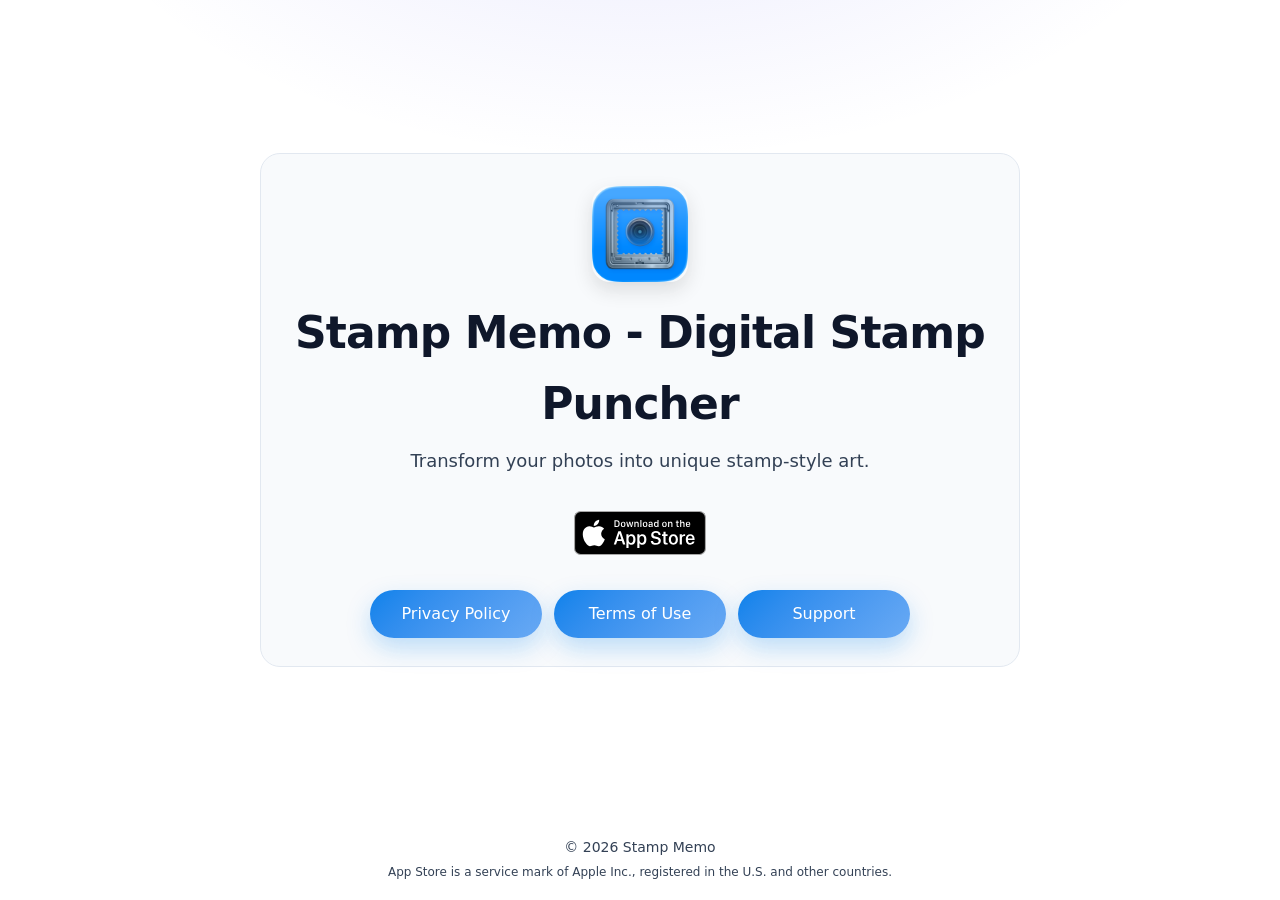
<file: index.html>
<!doctype html>
<html lang="en">
<head>
  <meta charset="utf-8">
  <meta name="viewport" content="width=device-width, initial-scale=1">
  <title>Stamp Memo</title>
  <meta name="description" content="Placeholder description for Stamp Memo. Replace this with a short pitch for your app.">
  <meta property="og:title" content="Stamp Memo">
  <meta property="og:description" content="Placeholder description for Stamp Memo.">
  <meta property="og:type" content="website">
  <meta property="og:image" content="assets/logo.png">
  <link rel="icon" href="assets/logo.png">
  <link rel="stylesheet" href="assets/styles.css">
</head>
<body>
  <main class="container">
    <section class="hero">
      <img src="assets/logo.png" alt="Stamp Memo logo" class="logo">
      <h1>Stamp Memo - Digital Stamp Puncher</h1>
      <p class="tagline">Transform your photos into unique stamp-style art.</p>

      <div class="cta">
        <a class="appstore-badge" href="https://apps.apple.com/app/id6754986631" target="_blank" rel="noopener" aria-label="Download on the App Store">
          <img src="assets/app-store-badge.svg" alt="Download on the App Store" height="44" loading="lazy" width="auto">
        </a>
      </div>

      <nav class="legal-links">
        <a class="link-btn" href="privacy.html">Privacy Policy</a>
        <a class="link-btn" href="terms.html">Terms of Use</a>
        <a class="link-btn" href="support.html">Support</a>
      </nav>
    </section>
  </main>

  <footer class="footer">
    <p>© <span id="year"></span> Stamp Memo</p>
    <div class="legal-note">App Store is a service mark of Apple Inc., registered in the U.S. and other countries.</div>
</footer>

  <script>
    document.getElementById('year').textContent = new Date().getFullYear();
  </script>
</body>
</html>
</file>
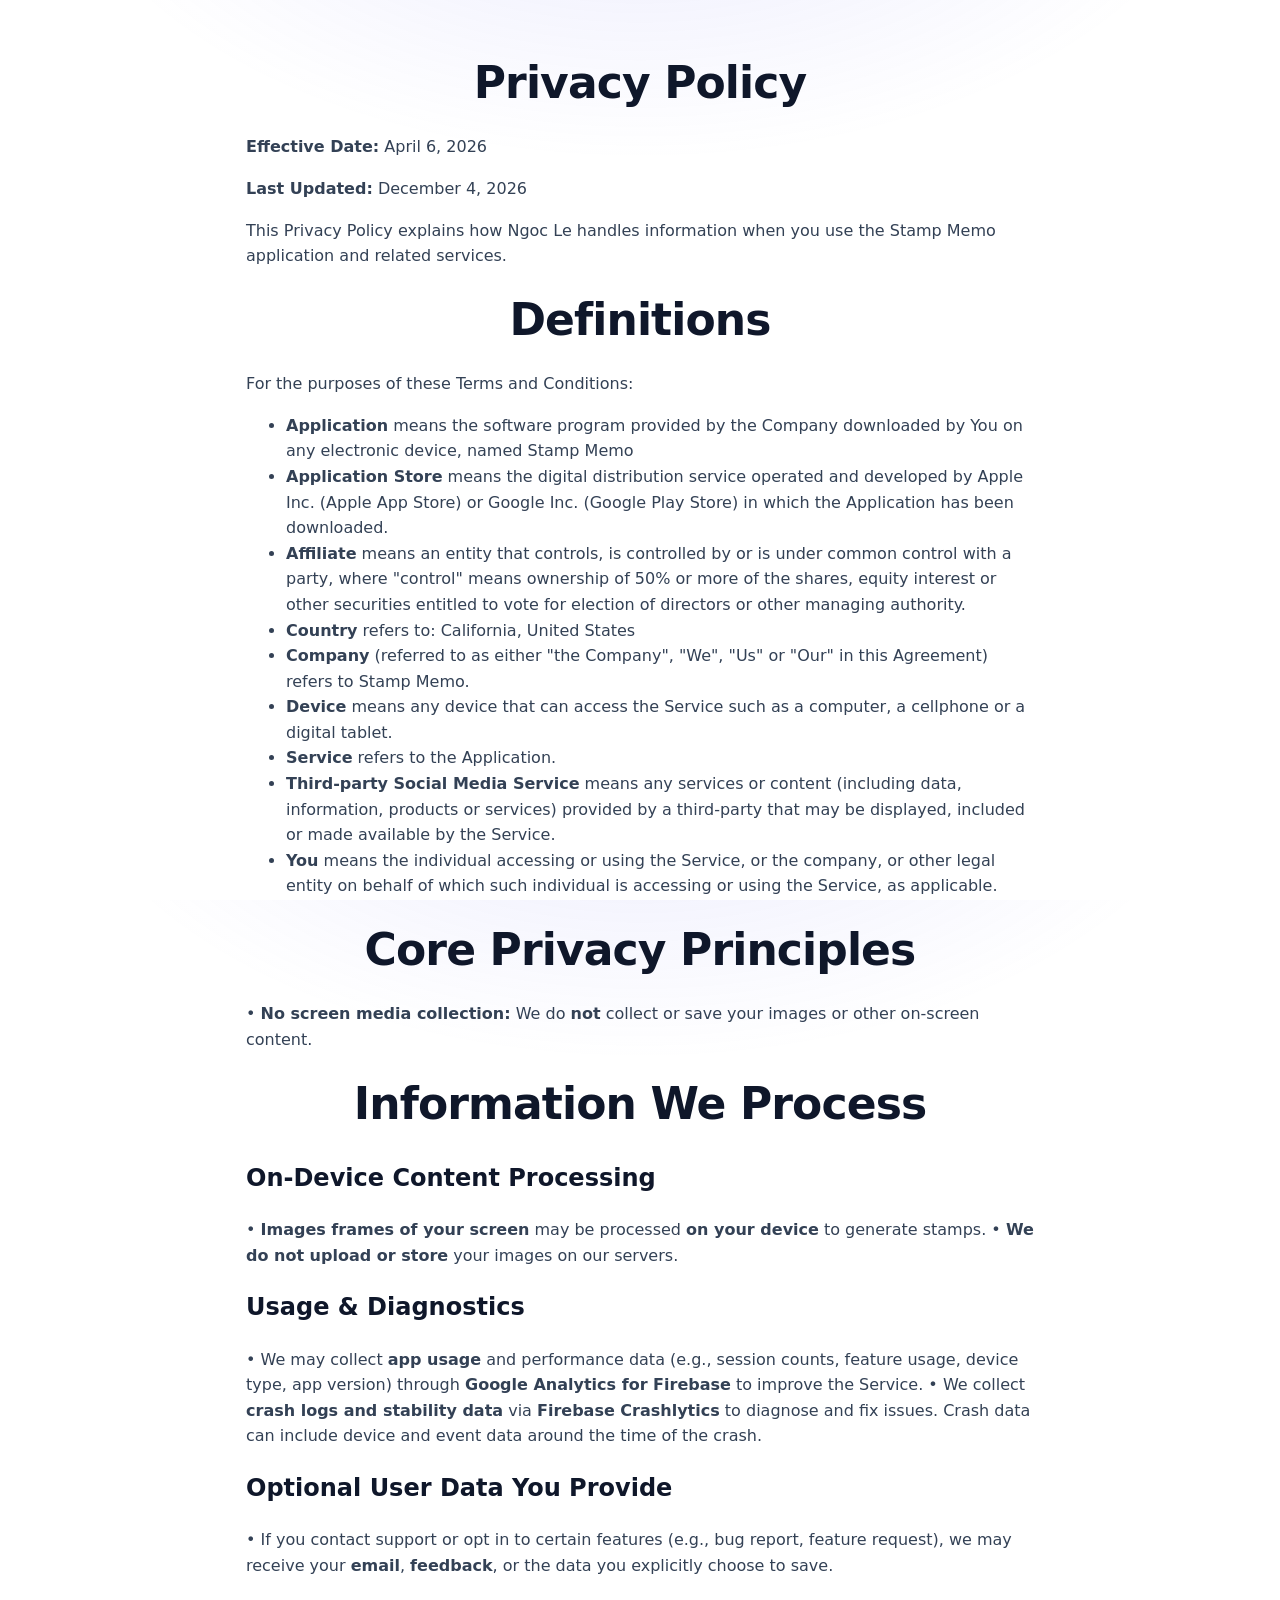
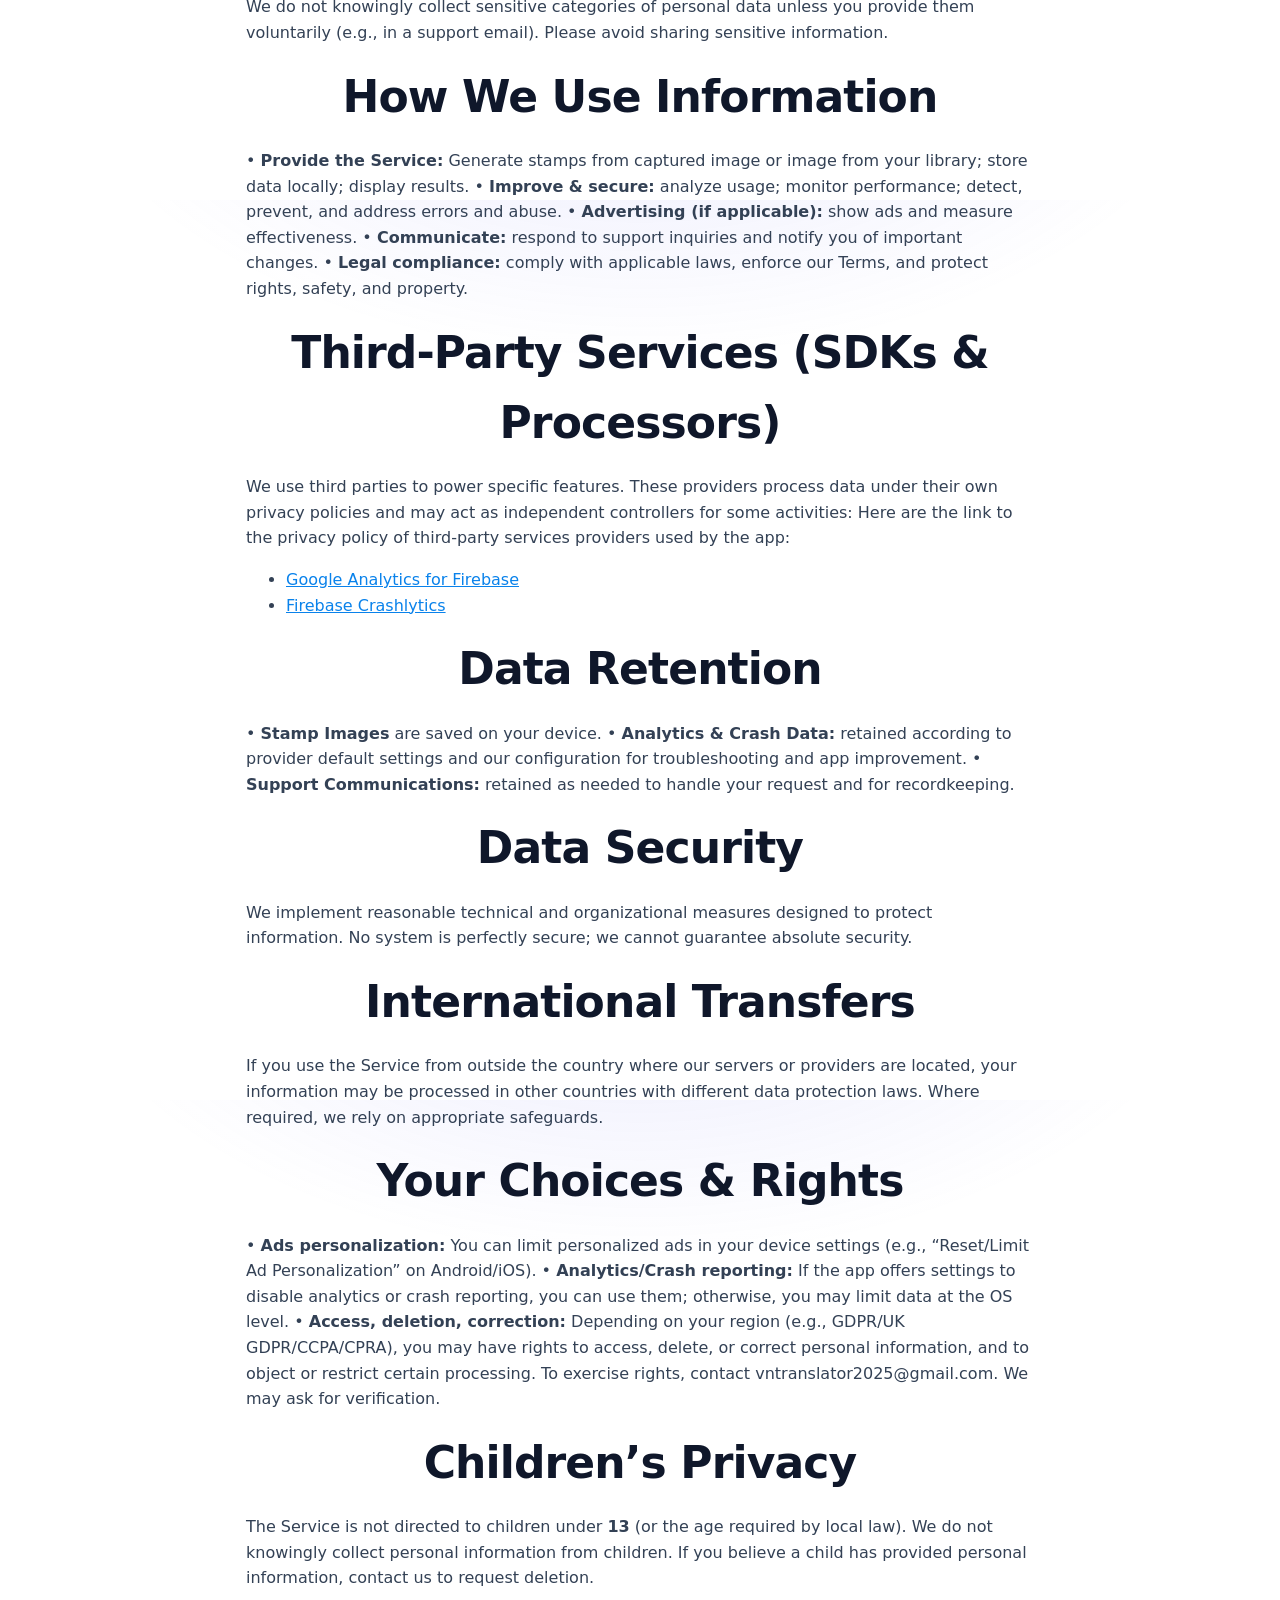
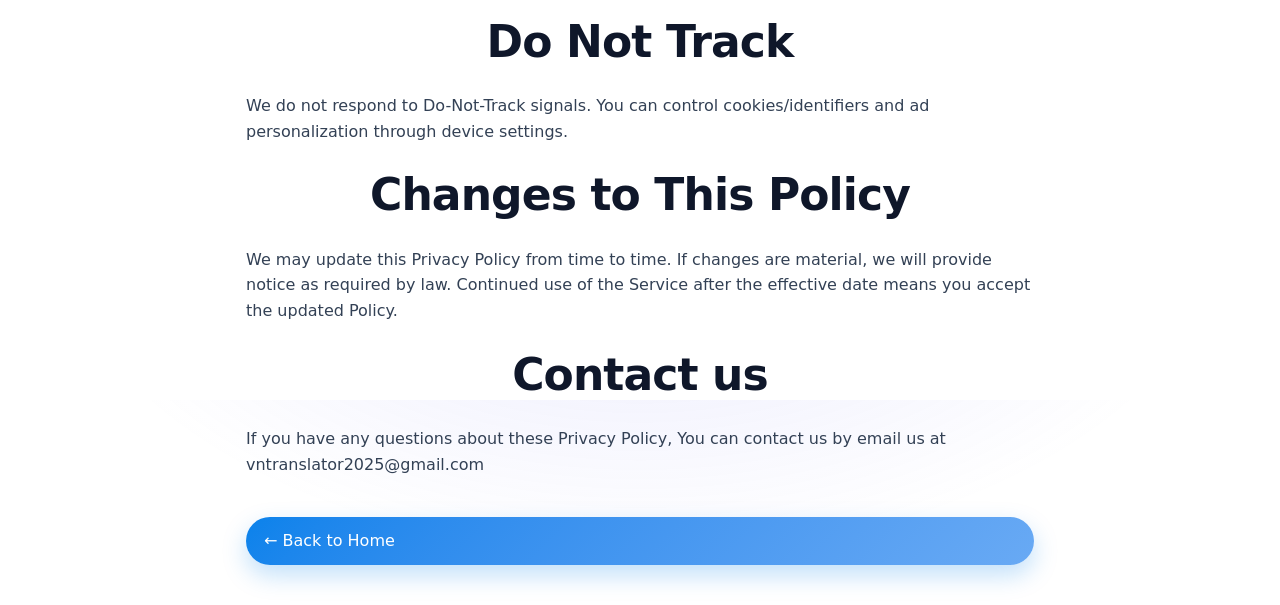
<file: privacy.html>
<!doctype html>
<html lang="en">
<head>
  <meta charset="utf-8">
  <meta name="viewport" content="width=device-width, initial-scale=1">
  <title>Privacy Policy — Stamp Memo</title>
  <link rel="stylesheet" href="assets/styles.css">
  <style>
    main{max-width:820px;margin:0 auto;padding:40px 16px}
    h1{text-align:center;margin-bottom:8px}
    p,li{color:var(--muted)}
    .back{display:inline-block;margin-top:24px}
  </style>
</head>
<body>
  <main>
    <h1 id="title">Privacy Policy</h1>
<p><strong>Effective Date:</strong> April 6, 2026</p>
<p><strong>Last Updated:</strong> <time id="last-updated" aria-label="Last updated"></time></p>
<p>This Privacy Policy explains how Ngoc Le handles information when you use the Stamp Memo application and related services.</p>
<h1 id="definitions">Definitions</h1>
<p>For the purposes of these Terms and Conditions:</p>
<ul>
<li><strong>Application</strong> means the software program provided by the Company downloaded by You on any electronic device, named Stamp Memo</li>
<li><strong>Application Store</strong> means the digital distribution service operated and developed by Apple Inc. (Apple App Store) or Google Inc. (Google Play Store) in which the Application has been downloaded.</li>
<li><strong>Affiliate</strong> means an entity that controls, is controlled by or is under common control with a party, where &quot;control&quot; means ownership of 50% or more of the shares, equity interest or other securities entitled to vote for election of directors or other managing authority.</li>
<li><strong>Country</strong> refers to: California, United States</li>
<li><strong>Company</strong> (referred to as either &quot;the Company&quot;, &quot;We&quot;, &quot;Us&quot; or &quot;Our&quot; in this Agreement) refers to Stamp Memo.</li>
<li><strong>Device</strong> means any device that can access the Service such as a computer, a cellphone or a digital tablet.</li>
<li><strong>Service</strong> refers to the Application.</li>
<li><strong>Third-party Social Media Service</strong> means any services or content (including data, information, products or services) provided by a third-party that may be displayed, included or made available by the Service.</li>
<li><strong>You</strong> means the individual accessing or using the Service, or the company, or other legal entity on behalf of which such individual is accessing or using the Service, as applicable.</li>
</ul>
<h1 id="core-privacy-principles">Core Privacy Principles</h1>
<p>•  <strong>No screen media collection:</strong> We do <strong>not</strong> collect or save your images or other on-screen content.</p>
<h1 id="information-we-process">Information We Process</h1>
<h2 id="on-device-content-processing">On-Device Content Processing</h2>
<p>•  <strong>Images frames of your screen</strong> may be processed <strong>on your device</strong> to generate stamps.
•  <strong>We do not upload or store</strong> your images on our servers.
<h2 id="usage-diagnostics">Usage &amp; Diagnostics</h2>
<p>•  We may collect <strong>app usage</strong> and performance data (e.g., session counts, feature usage, device type, app version) through <strong>Google Analytics for Firebase</strong> to improve the Service.
•  We collect <strong>crash logs and stability data</strong> via <strong>Firebase Crashlytics</strong> to diagnose and fix issues. Crash data can include device and event data around the time of the crash.</p>
<h2 id="optional-user-data-you-provide">Optional User Data You Provide</h2>
<p>•  If you contact support or opt in to certain features (e.g., bug report, feature request), we may receive your <strong>email</strong>, <strong>feedback</strong>, or the data you explicitly choose to save.</p>
<p>We do not knowingly collect sensitive categories of personal data unless you provide them voluntarily (e.g., in a support email). Please avoid sharing sensitive information.</p>
<h1 id="how-we-use-information">How We Use Information</h1>
<p>•  <strong>Provide the Service:</strong> Generate stamps from captured image or image from your library; store data locally; display results.
•  <strong>Improve &amp; secure:</strong> analyze usage; monitor performance; detect, prevent, and address errors and abuse.
•  <strong>Advertising (if applicable):</strong> show ads and measure effectiveness.
•  <strong>Communicate:</strong> respond to support inquiries and notify you of important changes.
•  <strong>Legal compliance:</strong> comply with applicable laws, enforce our Terms, and protect rights, safety, and property.</p>
<h1 id="third-party-services-sdks-processors-">Third-Party Services (SDKs &amp; Processors)</h1>
<p>We use third parties to power specific features. These providers process data under their own privacy policies and may act as independent controllers for some activities:
Here are the link to the privacy policy of third-party services providers used by the app:</p>
<ul>
<li><a href="https://www.google.com/analytics/terms/">Google Analytics for Firebase</a></li>
<li><a href="https://firebase.google.com/support/privacy/">Firebase Crashlytics</a></li>
</ul>
<h1 id="data-retention">Data Retention</h1>
<p>•  <strong>Stamp Images</strong> are saved on your device.
•  <strong>Analytics &amp; Crash Data:</strong> retained according to provider default settings and our configuration for troubleshooting and app improvement.
•  <strong>Support Communications:</strong> retained as needed to handle your request and for recordkeeping.</p>
<h1 id="data-security">Data Security</h1>
<p>We implement reasonable technical and organizational measures designed to protect information. No system is perfectly secure; we cannot guarantee absolute security.</p>
<h1 id="international-transfers">International Transfers</h1>
<p>If you use the Service from outside the country where our servers or providers are located, your information may be processed in other countries with different data protection laws. Where required, we rely on appropriate safeguards.</p>
<h1 id="your-choices-rights">Your Choices &amp; Rights</h1>
<p>•  <strong>Ads personalization:</strong> You can limit personalized ads in your device settings (e.g., “Reset/Limit Ad Personalization” on Android/iOS).
•  <strong>Analytics/Crash reporting:</strong> If the app offers settings to disable analytics or crash reporting, you can use them; otherwise, you may limit data at the OS level.
•  <strong>Access, deletion, correction:</strong> Depending on your region (e.g., GDPR/UK GDPR/CCPA/CPRA), you may have rights to access, delete, or correct personal information, and to object or restrict certain processing. To exercise rights, contact vntranslator2025@gmail.com. We may ask for verification.</p>
<h1 id="children-s-privacy">Children’s Privacy</h1>
<p>The Service is not directed to children under <strong>13</strong> (or the age required by local law). We do not knowingly collect personal information from children. If you believe a child has provided personal information, contact us to request deletion.</p>
<h1 id="do-not-track">Do Not Track</h1>
<p>We do not respond to Do-Not-Track signals. You can control cookies/identifiers and ad personalization through device settings.</p>
<h1 id="changes-to-this-policy">Changes to This Policy</h1>
<p>We may update this Privacy Policy from time to time. If changes are material, we will provide notice as required by law. Continued use of the Service after the effective date means you accept the updated Policy.</p>
<h1 id="contact-us">Contact us</h1>
<p>If you have any questions about these Privacy Policy, You can contact us by email us at vntranslator2025@gmail.com</p>
    </ul>
    <a class="link-btn back" href="./">← Back to Home</a>
  </main>
<script>
  (function () {
    var raw = new Date(document.lastModified);
    var date = isNaN(raw) ? new Date() : raw;
    var formatted = new Intl.DateTimeFormat('en-US', { month: 'long', day: 'numeric', year: 'numeric' }).format(date);
    var el = document.getElementById('last-updated');
    if (el) {
      el.textContent = formatted;
      el.setAttribute('datetime', date.toISOString());
    }
  })();
</script>
</body>
</html>
</file>
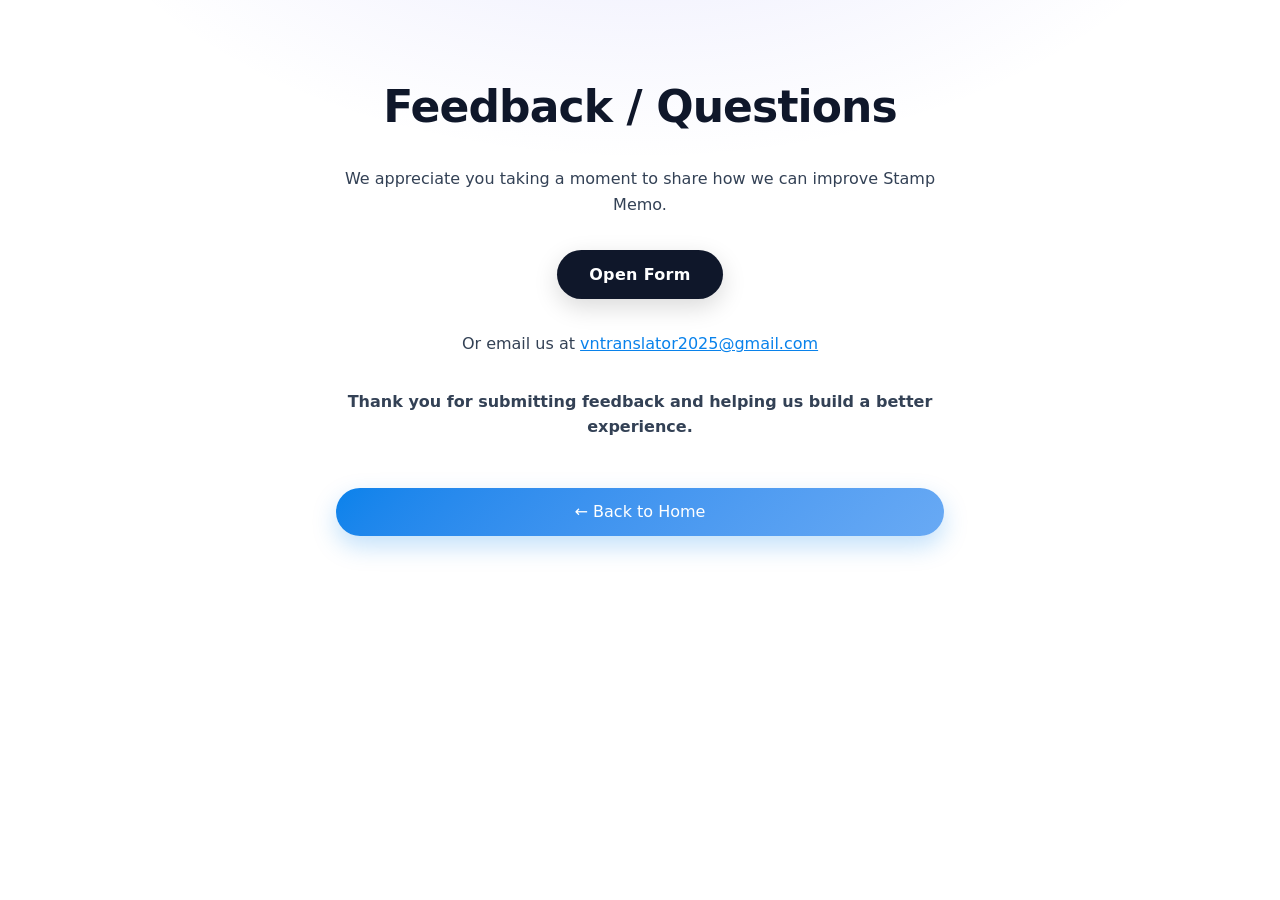
<file: support.html>
<!doctype html>
<html lang="en">
<head>
  <meta charset="utf-8">
  <meta name="viewport" content="width=device-width, initial-scale=1">
  <title>Support — VN Translator</title>
  <link rel="stylesheet" href="assets/styles.css">
  <style>
    main{max-width:640px;margin:0 auto;padding:64px 16px;text-align:center}
    h1{margin-bottom:24px}
    p{color:var(--muted)}
    .support-note{margin-top:32px;font-weight:600}
    .back{display:inline-block;margin-top:32px}
  </style>
</head>
<body>
  <main>
    <h1>Feedback / Questions</h1>
    <p>We appreciate you taking a moment to share how we can improve Stamp Memo.</p>
    <a class="support-btn" href="https://forms.gle/aMDuNJ4WY7Y7QRM36" target="_blank" rel="noopener">Open Form</a>
    <p>Or email us at <a href="mailto:vntranslator2025@gmail.com">vntranslator2025@gmail.com</a></p>
    <p class="support-note">Thank you for submitting feedback and helping us build a better experience.</p>
    <a class="link-btn back" href="./">← Back to Home</a>
  </main>
</body>
</html>
</file>
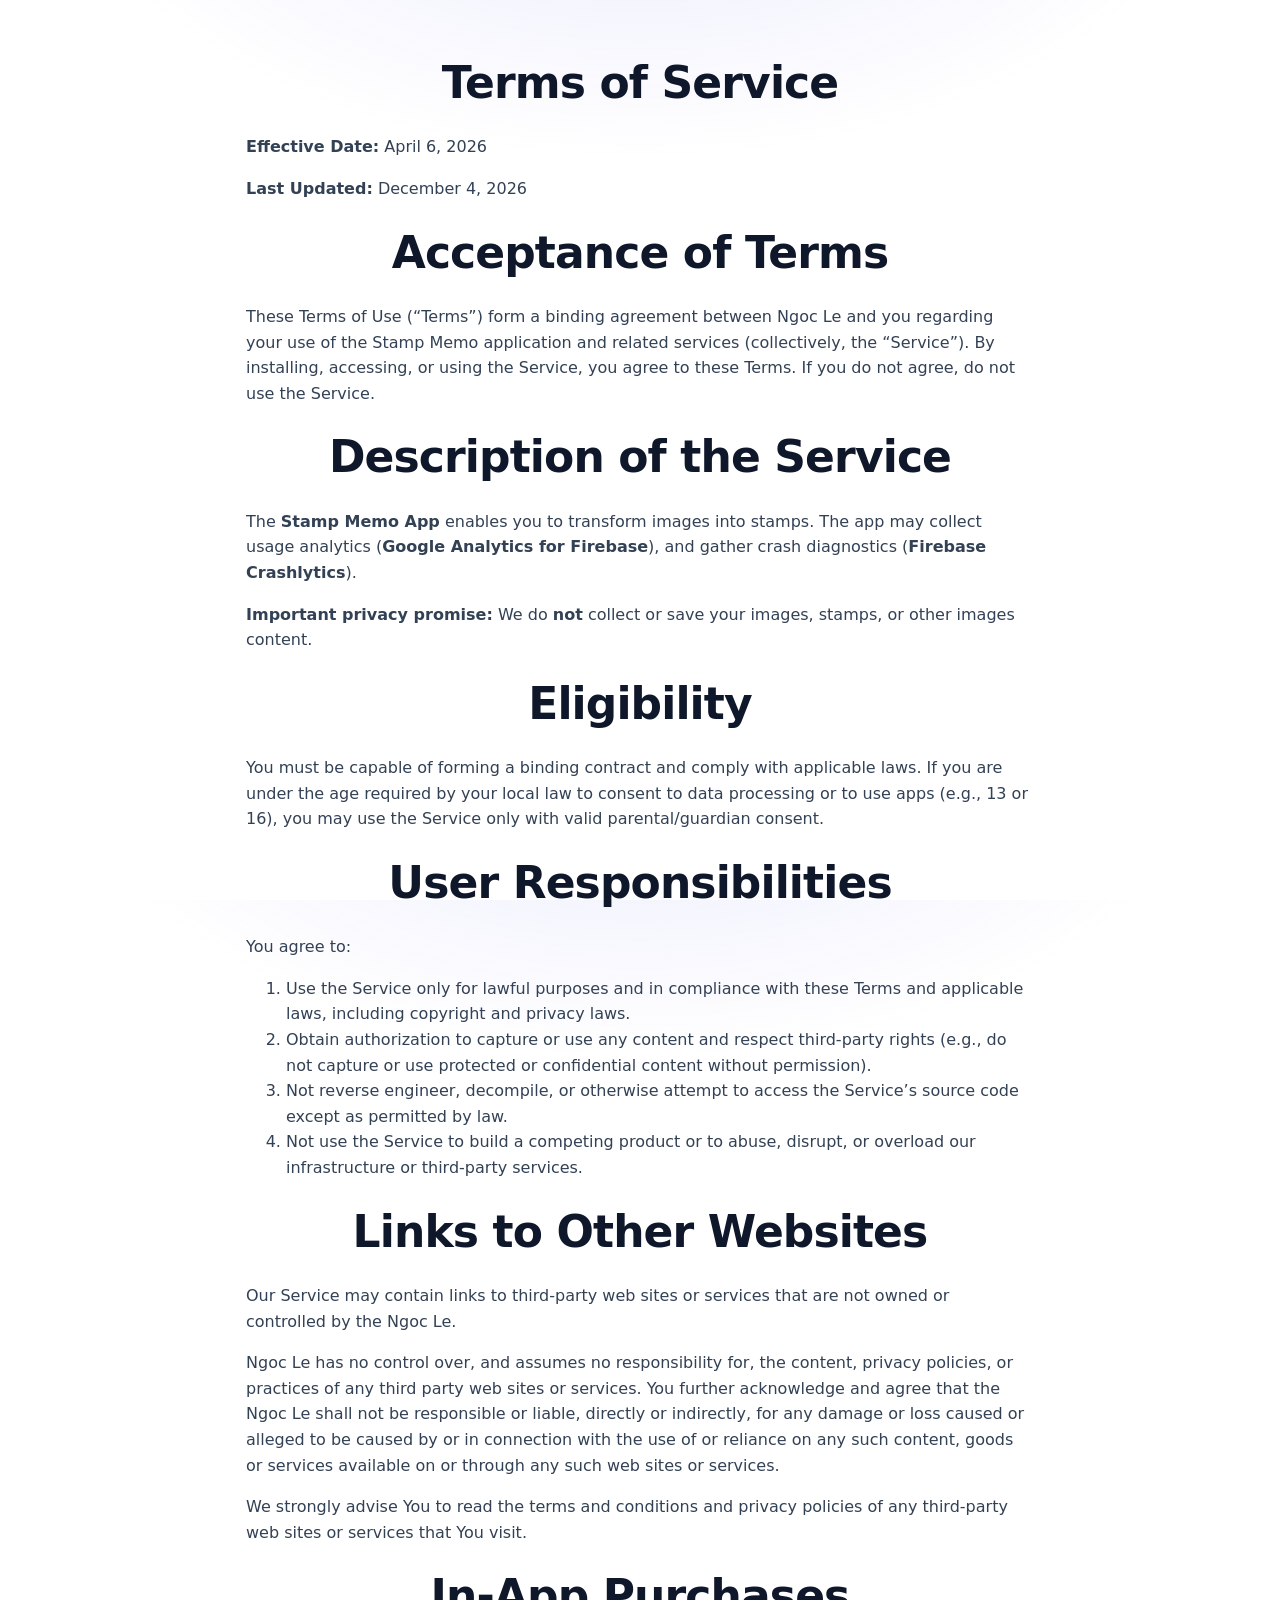
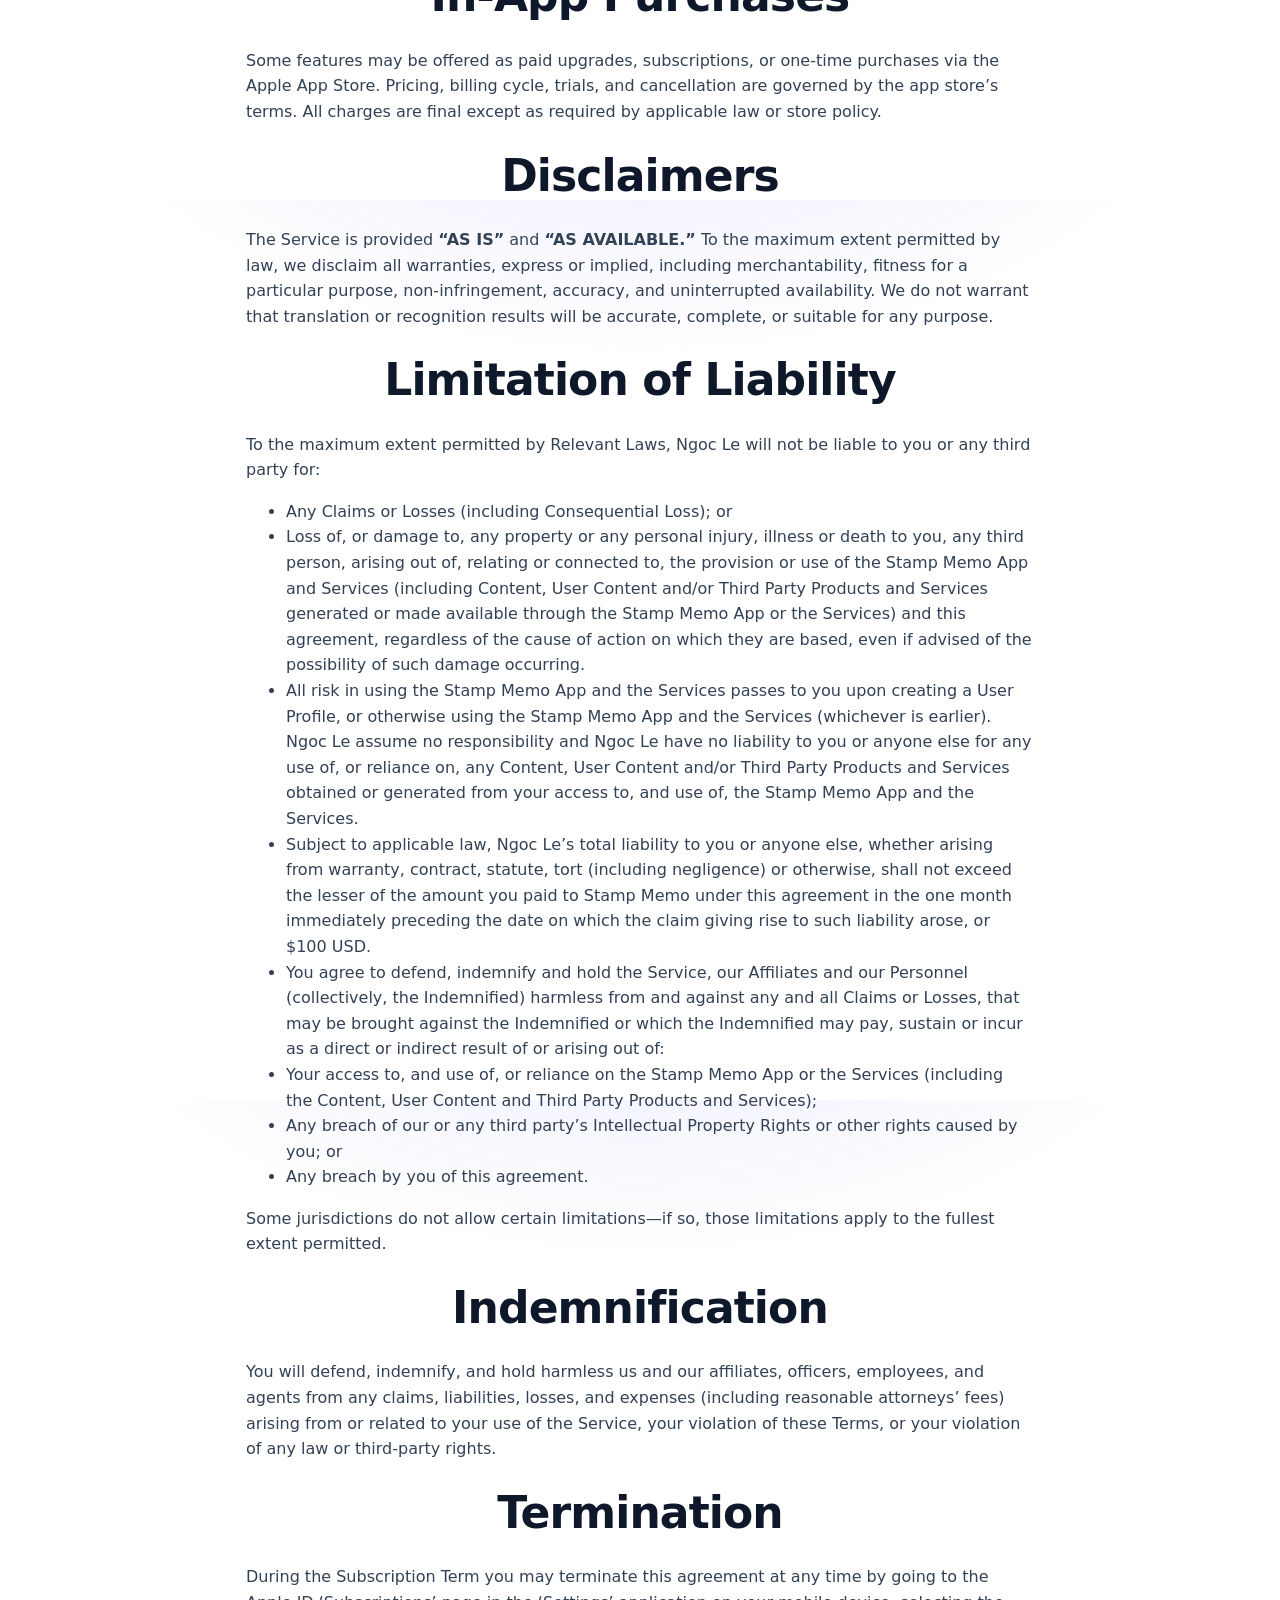
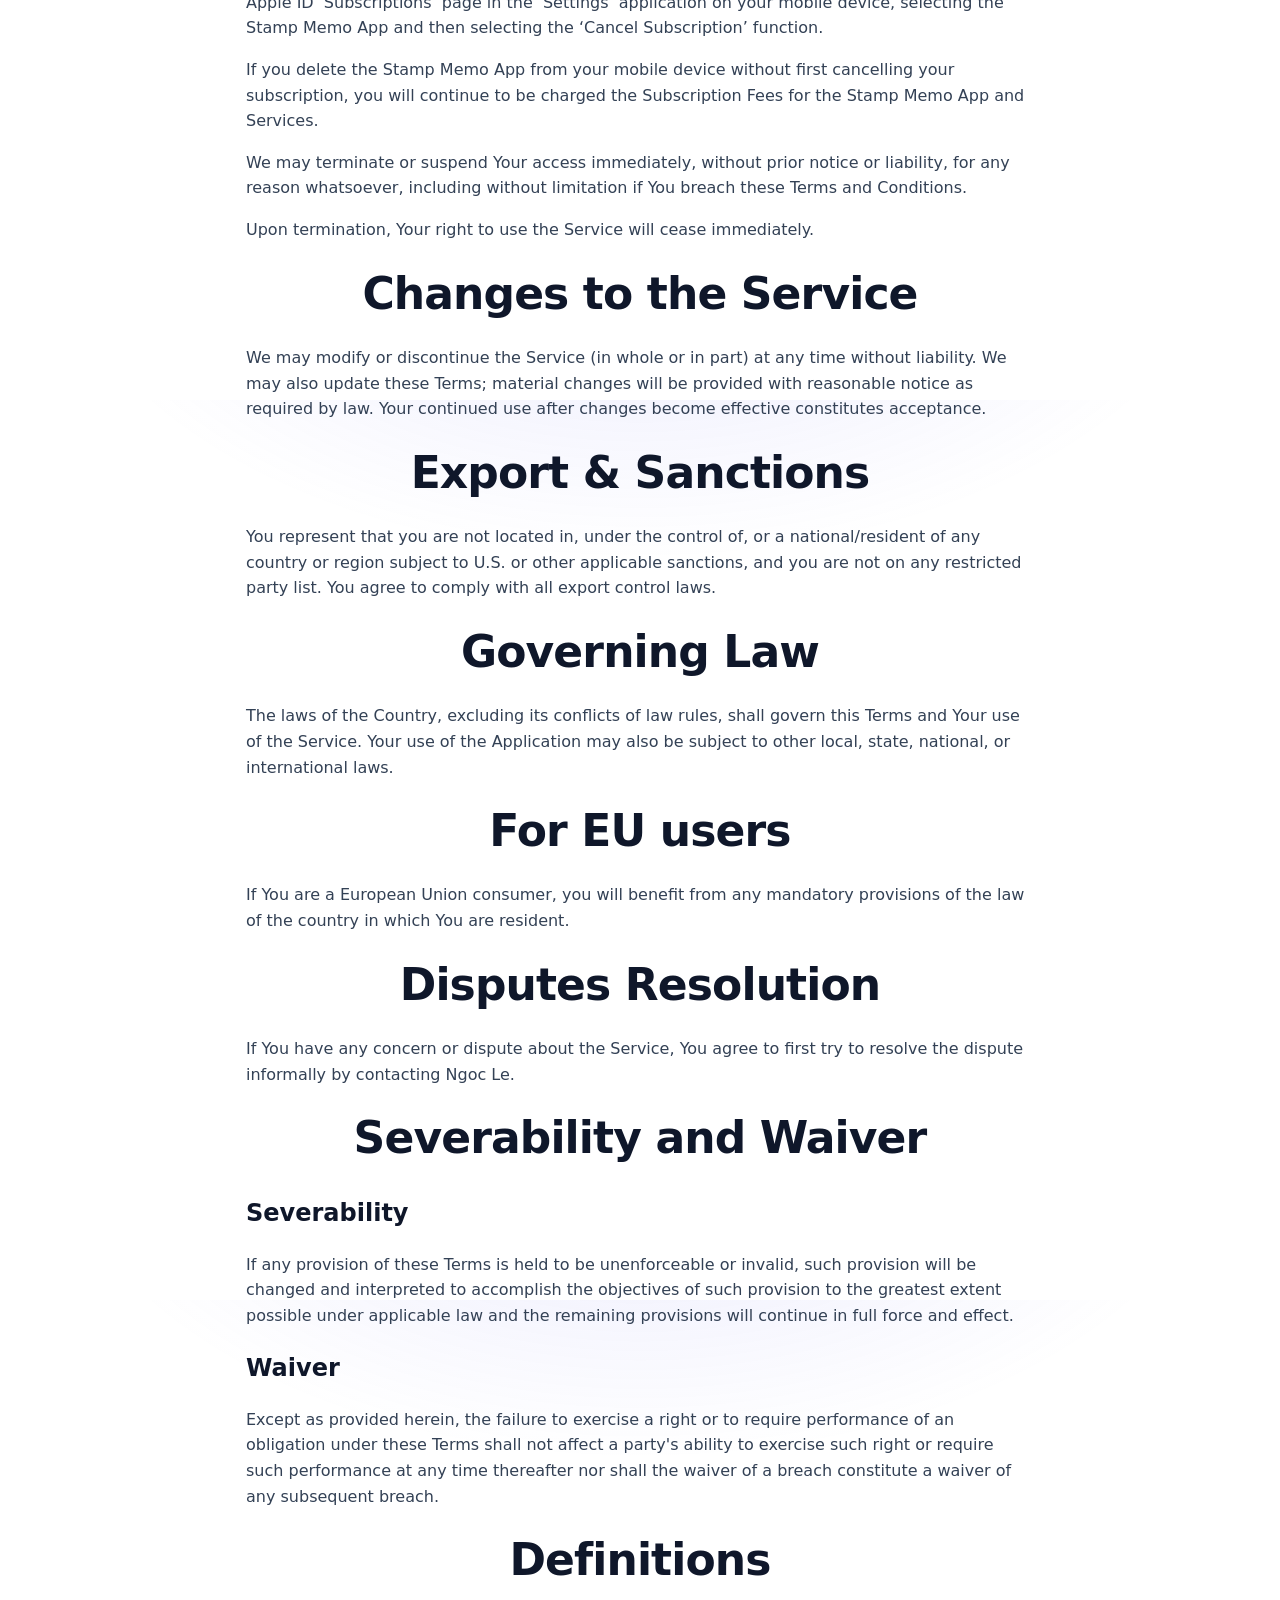
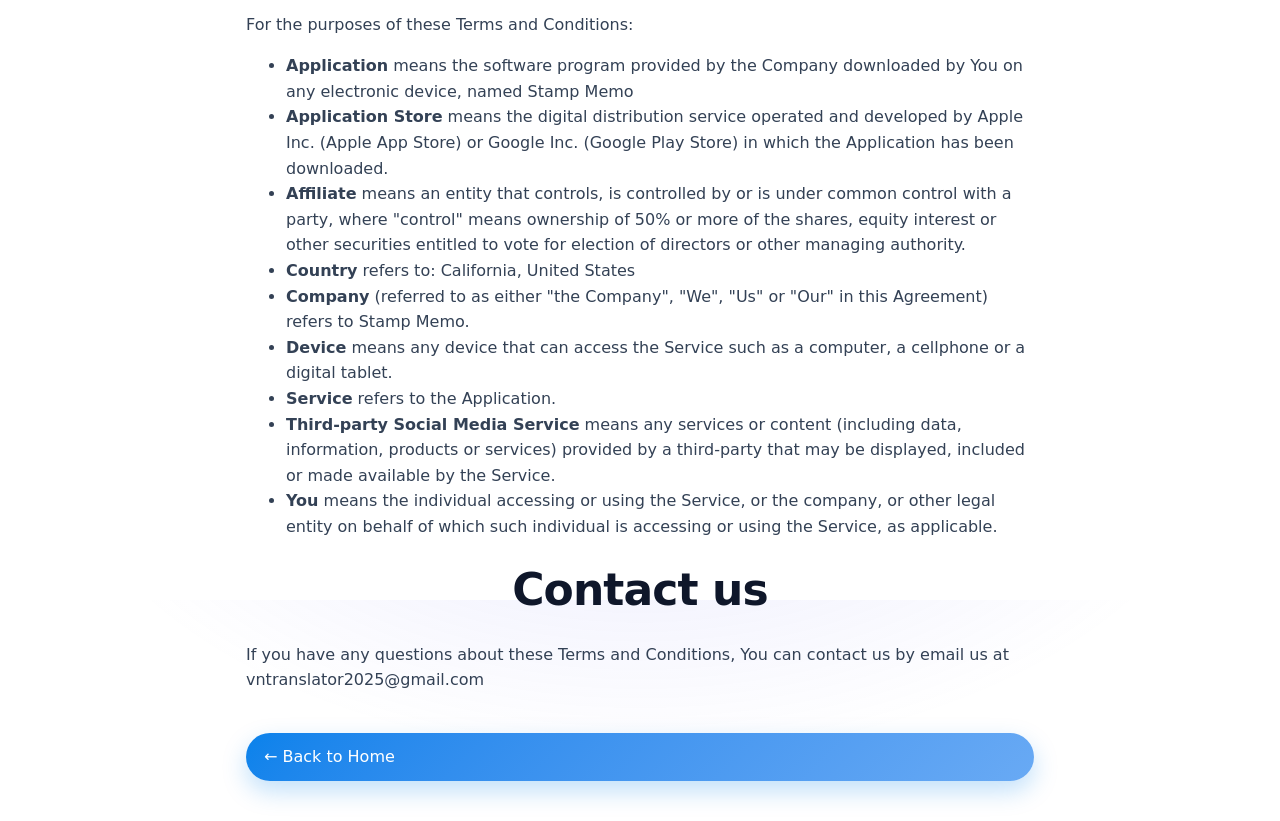
<file: terms.html>
<!doctype html>
<html lang="en">
<head>
  <meta charset="utf-8">
  <meta name="viewport" content="width=device-width, initial-scale=1">
  <title>Terms of Use — Stamp Memo</title>
  <link rel="stylesheet" href="assets/styles.css">
  <style>
    main{max-width:820px;margin:0 auto;padding:40px 16px}
    h1{text-align:center;margin-bottom:8px}
    p,li{color:var(--muted)}
    .back{display:inline-block;margin-top:24px}
  </style>
</head>
<body>
  <main>
    <h1 id="title">Terms of Service</h1>
<p><strong>Effective Date:</strong> April 6, 2026</p>
<p><strong>Last Updated:</strong> <time id="last-updated" aria-label="Last updated"></time></p>
<h1 id="acceptance-of-terms">Acceptance of Terms</h1>
<p>These Terms of Use (“Terms”) form a binding agreement between Ngoc Le  and you regarding your use of the Stamp Memo application and related services (collectively, the “Service”). By installing, accessing, or using the Service, you agree to these Terms. If you do not agree, do not use the Service.</p>
<h1 id="description-of-the-service">Description of the Service</h1>
<p>The <strong>Stamp Memo App</strong> enables you to transform images into stamps. The app may collect usage analytics (<strong>Google Analytics for Firebase</strong>), and gather crash diagnostics (<strong>Firebase Crashlytics</strong>).</p>
<p><strong>Important privacy promise:</strong> We do <strong>not</strong> collect or save your images, stamps, or other images content.</p>
<h1 id="eligibility">Eligibility</h1>
<p>You must be capable of forming a binding contract and comply with applicable laws. If you are under the age required by your local law to consent to data processing or to use apps (e.g., 13 or 16), you may use the Service only with valid parental/guardian consent.</p>
<h1 id="user-responsibilities">User Responsibilities</h1>
<p>You agree to:
  <ol>
    <li>Use the Service only for lawful purposes and in compliance with these Terms and applicable laws, including copyright and privacy laws.</li>
    <li>Obtain authorization to capture or use any content and respect third-party rights (e.g., do not capture or use protected or confidential content without permission).</li>
    <li>Not reverse engineer, decompile, or otherwise attempt to access the Service’s source code except as permitted by law.</li>
    <li>Not use the Service to build a competing product or to abuse, disrupt, or overload our infrastructure or third-party services.</li>
  </ol>
</p>
<h1 id="links-to-other-websites">Links to Other Websites</h1>
<p>Our Service may contain links to third-party web sites or services that are not owned or controlled by the Ngoc Le.</p>
<p>Ngoc Le has no control over, and assumes no responsibility for, the content, privacy policies, or practices of any third party web sites or services. You further acknowledge and agree that the Ngoc Le shall not be responsible or liable, directly or indirectly, for any damage or loss caused or alleged to be caused by or in connection with the use of or reliance on any such content, goods or services available on or through any such web sites or services.</p>
<p>We strongly advise You to read the terms and conditions and privacy policies of any third-party web sites or services that You visit.</p>
<h1 id="in-app-purchases">In-App Purchases</h1>
<p>Some features may be offered as paid upgrades, subscriptions, or one-time purchases via the Apple App Store. Pricing, billing cycle, trials, and cancellation are governed by the app store’s terms. All charges are final except as required by applicable law or store policy.</p>
<h1 id="disclaimers">Disclaimers</h1>
<p>The Service is provided <strong>“AS IS”</strong> and <strong>“AS AVAILABLE.”</strong> To the maximum extent permitted by law, we disclaim all warranties, express or implied, including merchantability, fitness for a particular purpose, non-infringement, accuracy, and uninterrupted availability. We do not warrant that translation or recognition results will be accurate, complete, or suitable for any purpose.</p>
<h1 id="limitation-of-liability">Limitation of Liability</h1>
<p>To the maximum extent permitted by Relevant Laws, Ngoc Le will not be liable to you or any third party for:</p>
<ul>
<li>Any Claims or Losses (including Consequential Loss); or</li>
<li>Loss of, or damage to, any property or any personal injury, illness or death to you, any third person, arising out of, relating or connected to, the provision or use of the Stamp Memo App and Services (including Content, User Content and/or Third Party Products and Services generated or made available through the Stamp Memo App or the Services) and this agreement, regardless of the cause of action on which they are based, even if advised of the possibility of such damage occurring.</li>
<li>All risk in using the Stamp Memo App and the Services passes to you upon creating a User Profile, or otherwise using the Stamp Memo App and the Services (whichever is earlier). Ngoc Le assume no responsibility and Ngoc Le have no liability to you or anyone else for any use of, or reliance on, any Content, User Content and/or Third Party Products and Services obtained or generated from your access to, and use of, the Stamp Memo App and the Services.</li>
<li>Subject to applicable law, Ngoc Le’s total liability to you or anyone else, whether arising from warranty, contract, statute, tort (including negligence) or otherwise, shall not exceed the lesser of the amount you paid to Stamp Memo under this agreement in the one month immediately preceding the date on which the claim giving rise to such liability arose, or $100 USD.</li>
<li>You agree to defend, indemnify and hold the Service, our Affiliates and our Personnel (collectively, the Indemnified) harmless from and against any and all Claims or Losses, that may be brought against the Indemnified or which the Indemnified may pay, sustain or incur as a direct or indirect result of or arising out of:</li>
<li>Your access to, and use of, or reliance on the Stamp Memo App or the Services (including the Content, User Content and Third Party Products and Services);</li>
<li>Any breach of our or any third party’s Intellectual Property Rights or other rights caused by you; or</li>
<li>Any breach by you of this agreement.</li>
</ul>
<p>Some jurisdictions do not allow certain limitations—if so, those limitations apply to the fullest extent permitted.</p>
<h1 id="indemnification">Indemnification</h1>
<p>You will defend, indemnify, and hold harmless us and our affiliates, officers, employees, and agents from any claims, liabilities, losses, and expenses (including reasonable attorneys’ fees) arising from or related to your use of the Service, your violation of these Terms, or your violation of any law or third-party rights.</p>
<h1 id="termination">Termination</h1>
<p>During the Subscription Term you may terminate this agreement at any time by going to the Apple ID  ‘Subscriptions’ page in the ‘Settings’ application on your mobile device, selecting the Stamp Memo App and then selecting the ‘Cancel Subscription’ function.</p>
<p>If you delete the Stamp Memo App from your mobile device without first cancelling your subscription, you will continue to be charged the Subscription Fees for the Stamp Memo App and Services.</p>
<p>We may terminate or suspend Your access immediately, without prior notice or liability, for any reason whatsoever, including without limitation if You breach these Terms and Conditions.</p>
<p>Upon termination, Your right to use the Service will cease immediately.</p>
<h1 id="changes-to-the-service">Changes to the Service</h1>
<p>We may modify or discontinue the Service (in whole or in part) at any time without liability. We may also update these Terms; material changes will be provided with reasonable notice as required by law. Your continued use after changes become effective constitutes acceptance.</p>
<h1 id="export-sanctions">Export &amp; Sanctions</h1>
<p>You represent that you are not located in, under the control of, or a national/resident of any country or region subject to U.S. or other applicable sanctions, and you are not on any restricted party list. You agree to comply with all export control laws.</p>
<h1 id="governing-law">Governing Law</h1>
<p>The laws of the Country, excluding its conflicts of law rules, shall govern this Terms and Your use of the Service. Your use of the Application may also be subject to other local, state, national, or international laws.</p>
<h1 id="for-eu-users">For EU users</h1>
<p>If You are a European Union consumer, you will benefit from any mandatory provisions of the law of the country in which You are resident.</p>
<h1 id="disputes-resolution">Disputes Resolution</h1>
<p>If You have any concern or dispute about the Service, You agree to first try to resolve the dispute informally by contacting Ngoc Le.</p>
<h1 id="severability-and-waiver">Severability and Waiver</h1>
<h2 id="severability">Severability</h2>
<p>If any provision of these Terms is held to be unenforceable or invalid, such provision will be changed and interpreted to accomplish the objectives of such provision to the greatest extent possible under applicable law and the remaining provisions will continue in full force and effect.</p>
<h2 id="waiver">Waiver</h2>
<p>Except as provided herein, the failure to exercise a right or to require performance of an obligation under these Terms shall not affect a party&#39;s ability to exercise such right or require such performance at any time thereafter nor shall the waiver of a breach constitute a waiver of any subsequent breach.</p>
<h1 id="definitions">Definitions</h1>
<p>For the purposes of these Terms and Conditions:</p>
<ul>
<li><strong>Application</strong> means the software program provided by the Company downloaded by You on any electronic device, named Stamp Memo</li>
<li><strong>Application Store</strong> means the digital distribution service operated and developed by Apple Inc. (Apple App Store) or Google Inc. (Google Play Store) in which the Application has been downloaded.</li>
<li><strong>Affiliate</strong> means an entity that controls, is controlled by or is under common control with a party, where &quot;control&quot; means ownership of 50% or more of the shares, equity interest or other securities entitled to vote for election of directors or other managing authority.</li>
<li><strong>Country</strong> refers to: California, United States</li>
<li><strong>Company</strong> (referred to as either &quot;the Company&quot;, &quot;We&quot;, &quot;Us&quot; or &quot;Our&quot; in this Agreement) refers to Stamp Memo.</li>
<li><strong>Device</strong> means any device that can access the Service such as a computer, a cellphone or a digital tablet.</li>
<li><strong>Service</strong> refers to the Application.</li>
<li><strong>Third-party Social Media Service</strong> means any services or content (including data, information, products or services) provided by a third-party that may be displayed, included or made available by the Service.</li>
<li><strong>You</strong> means the individual accessing or using the Service, or the company, or other legal entity on behalf of which such individual is accessing or using the Service, as applicable.</li>
</ul>
<h1 id="contact-us">Contact us</h1>
<p>If you have any questions about these Terms and Conditions, You can contact us by email us at vntranslator2025@gmail.com</p>
    <a class="link-btn back" href="./">← Back to Home</a>
  </main>
<script>
  (function () {
    var raw = new Date(document.lastModified);
    var date = isNaN(raw) ? new Date() : raw;
    var formatted = new Intl.DateTimeFormat('en-US', { month: 'long', day: 'numeric', year: 'numeric' }).format(date);
    var el = document.getElementById('last-updated');
    if (el) {
      el.textContent = formatted;
      el.setAttribute('datetime', date.toISOString());
    }
  })();
</script>
</body>
</html>
</file>
<file: assets/styles.css>
:root{
  --bg: #ffffff;
  --fg: #0f172a;
  --muted: #334155;
  --card: #f8fafc;
  --border: #e2e8f0;
  --accent: #0982eb;
}

@media (prefers-color-scheme: dark) {
  :root{
    --bg: #0b1220;
    --fg: #e6edf7;
    --muted: #96a2b8;
    --card: #0f172a;
    --border: #1e293b;
    --accent: #3ba4ff;
  }
}

*{ box-sizing: border-box; }

html, body{
  height:100%;
}

body{
  margin:0;
  font-family: ui-sans-serif, system-ui, -apple-system, Segoe UI, Roboto, Helvetica, Arial, "Apple Color Emoji", "Segoe UI Emoji";
  color: var(--fg);
  background: radial-gradient(1000px 600px at 50% -200px, rgba(99,102,241,0.15), transparent 60%), var(--bg);
  line-height: 1.6;
}
a{
  color:#0982eb;
}
a:hover,
a:focus{
  color:#0667ba;
}

.container{
  min-height: calc(100vh - 80px);
  display: grid;
  place-items: center;
  padding: 40px 16px;
}

.hero{
  width: 100%;
  max-width: 760px;
  text-align: center;
  background: color-mix(in oklab, var(--card) 90%, transparent);
  border: 1px solid var(--border);
  border-radius: 20px;
  padding: 32px 20px 28px;
  backdrop-filter: blur(6px);
}

.logo{
  width: 96px;
  height: 96px;
  display:block;
  margin: 0 auto 16px;
  border-radius: 18px;
  box-shadow: 0 8px 20px rgba(0,0,0,.12);
}

h1{
  margin: 8px 0 8px;
  font-size: clamp(28px, 5vw, 44px);
  letter-spacing: -0.02em;
}

.tagline{
  margin: 0 auto 24px;
  max-width: 46ch;
  color: var(--muted);
  font-size: clamp(16px, 2.8vw, 18px);
}

.cta{
  display:flex;
  gap: 12px;
  justify-content: center;
  flex-wrap: wrap;
  margin: 24px 0;
}

.store-btn{
  display:inline-flex;
  align-items:center;
  justify-content:center;
  padding: 14px 20px;
  font-weight: 700;
  text-decoration:none;
  color: #fff;
  background: var(--fg);
  border-radius: 14px;
  border: 1px solid color-mix(in oklab, var(--fg) 80%, #000 20%);
  transition: transform .04s ease, box-shadow .2s ease;
  box-shadow: 0 6px 16px rgba(0,0,0,.18);
}

.store-btn:hover{
  transform: translateY(-1px);
  box-shadow: 0 10px 24px rgba(0,0,0,.2);
}

.link-btn{
  display:flex;
  gap: 8px;
  align-items:center;
  justify-content:center;
  padding: 11px 18px;
  width: 100%;
  border-radius: 999px;
  text-decoration:none;
  color: #fff;
  background: linear-gradient(135deg, var(--accent), color-mix(in oklab, var(--accent) 70%, #fff 30%));
  box-shadow: 0 10px 24px rgba(9,130,235,.25);
  transition: transform .2s ease, box-shadow .2s ease, opacity .2s ease;
}
.link-btn:hover,
.link-btn:focus{
  transform: translateY(-1px);
  box-shadow: 0 14px 30px rgba(9,130,235,.3);
}
.link-btn:active{
  transform: translateY(1px);
  box-shadow: 0 6px 16px rgba(9,130,235,.35);
}

.legal-links{
  margin: 8px auto 0;
  display:grid;
  grid-template-columns: repeat(auto-fit, minmax(160px, 1fr));
  gap: 12px;
  width: min(100%, 540px);
}
.support-btn{
  display:inline-block;
  margin:16px 0;
  padding:12px 32px;
  border-radius:999px;
  background: var(--fg);
  color: var(--bg);
  font-weight:600;
  letter-spacing:.02em;
  text-decoration:none;
  box-shadow:0 8px 24px rgba(0,0,0,.15);
  transition:transform .2s ease, box-shadow .2s ease;
}
.support-btn:hover,
.support-btn:focus{
  transform:translateY(-1px);
  box-shadow:0 12px 30px rgba(0,0,0,.2);
}
.support-btn:active{
  transform:translateY(0);
  box-shadow:0 6px 18px rgba(0,0,0,.18);
}

.footer{
  height: 80px;
  display:grid;
  place-items:center;
  color: var(--muted);
  font-size: 14px;
}


/* App Store badge wiring per Apple guidelines */
.appstore-badge{
  display:inline-block;
  line-height:0; /* prevent extra inline spacing */
  /* Clear space: 1/4 of badge height around the badge */
  padding: 11px; /* for 44px height -> 11px clear space */
}
.appstore-badge img{
  height:44px; /* Apple recommends min 40px on digital; using 44px */
  width:auto;
  display:block;
}
.legal-note{
  text-align:center;
  font-size: 12px;
  color: var(--muted);
  margin-top: -12px;
  margin-bottom: 16px;
}
</file>
